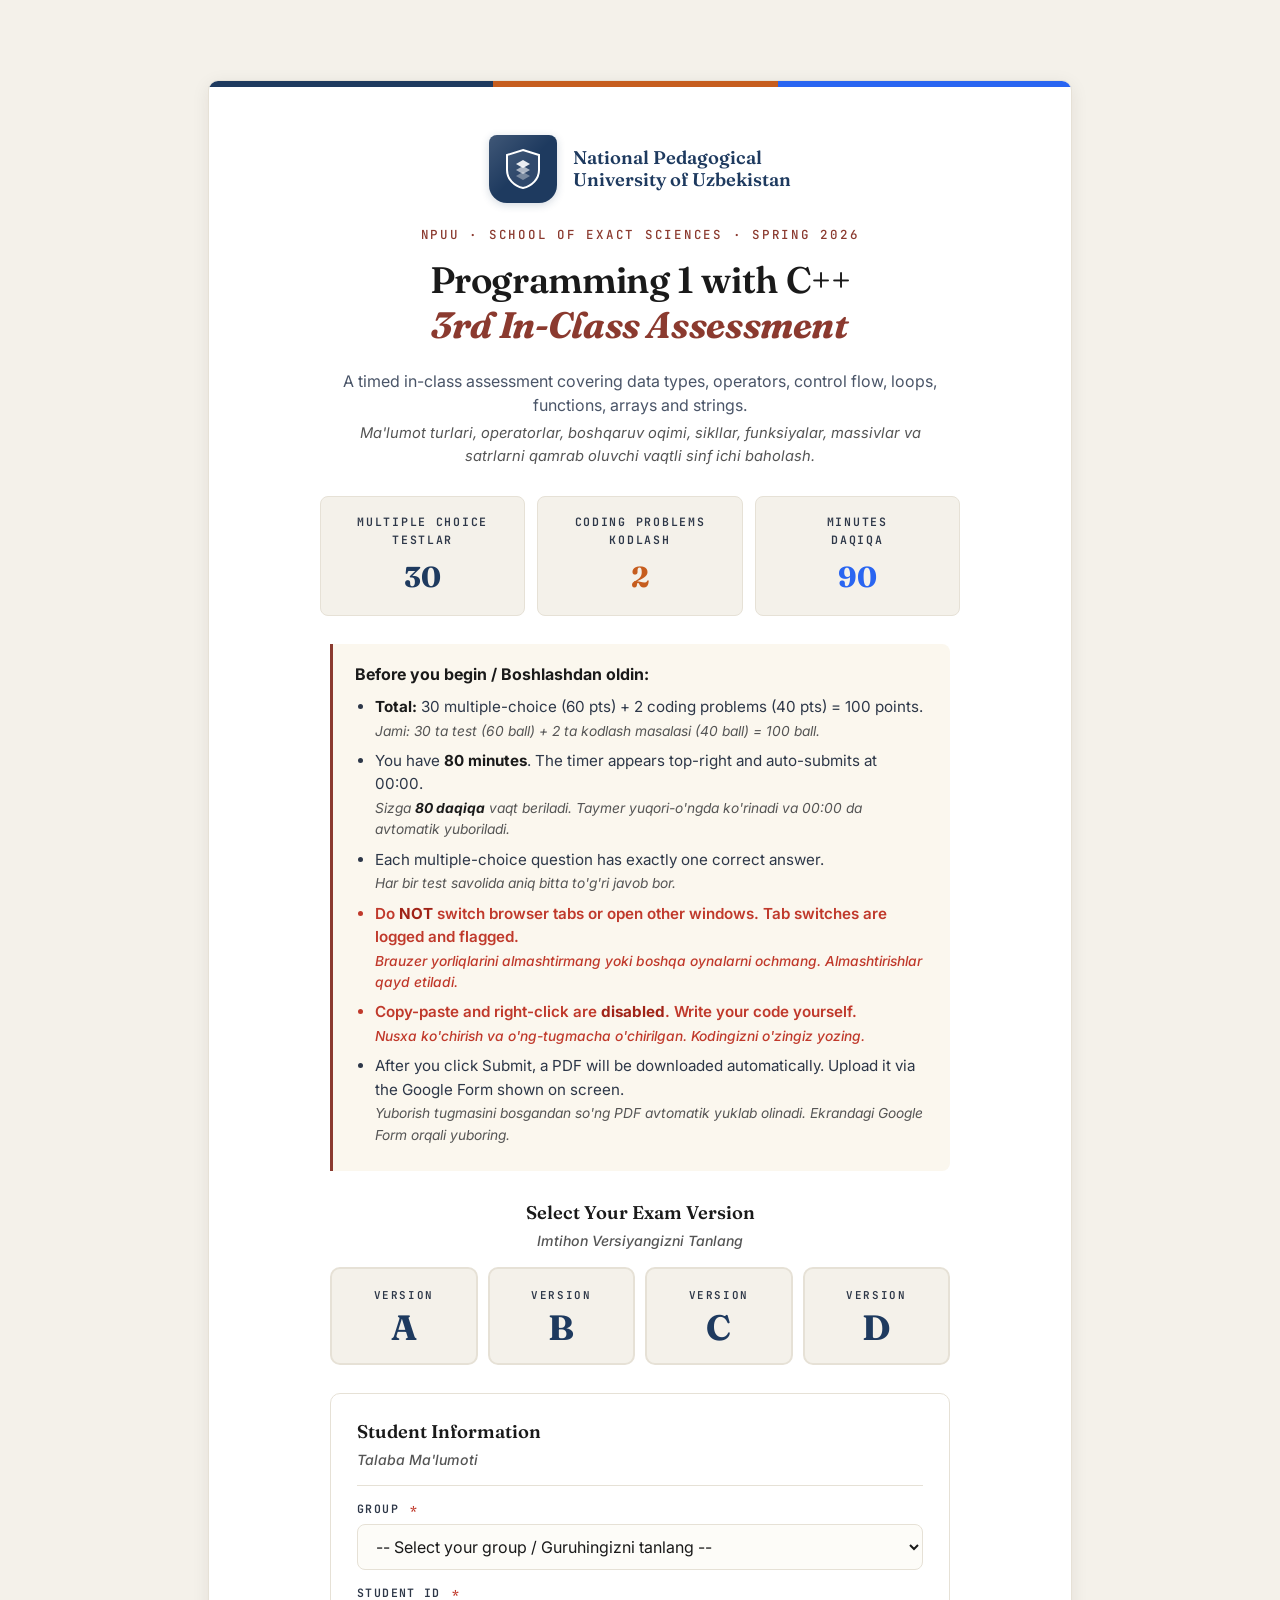
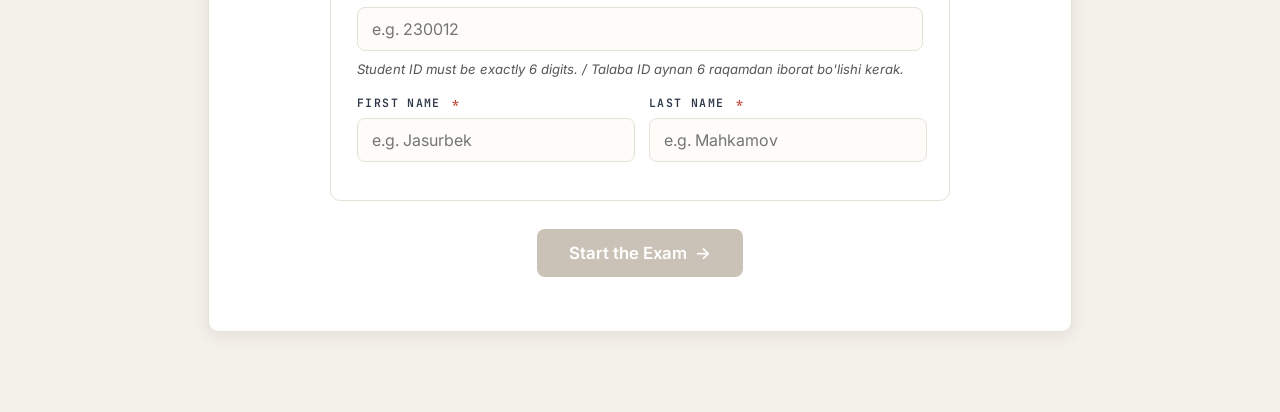
<file: index.html>
<!doctype html>
<html lang="en">
  <head>
    <meta charset="UTF-8" />
    <meta name="viewport" content="width=device-width, initial-scale=1.0" />
    <title>Programming 1 with C++ — 3rd In-Class Assessment — NPUU</title>
    <link rel="preconnect" href="https://fonts.googleapis.com" />
    <link rel="preconnect" href="https://fonts.gstatic.com" crossorigin />
    <link
      href="https://fonts.googleapis.com/css2?family=Fraunces:wght@500;600;700&family=Inter:wght@400;500;600;700&family=JetBrains+Mono:wght@400;500&display=swap"
      rel="stylesheet"
    />
    <link rel="stylesheet" href="css/styles.css" />
  </head>
  <body>
    <div class="wrap">
      <section id="welcome">
        <!-- NPUU Logo Block -->
        <div class="logo-block">
          <div class="logo-shield">
            <svg
              viewBox="0 0 42 42"
              fill="none"
              xmlns="http://www.w3.org/2000/svg"
            >
              <path
                d="M21 2 L37 7 L37 22 C37 31 30 38 21 40 C12 38 5 31 5 22 L5 7 Z"
                stroke="white"
                stroke-width="2"
                fill="rgba(255,255,255,0.08)"
              />
              <path
                d="M14 16 L21 12 L28 16 L21 20 Z"
                fill="white"
                opacity="0.9"
              />
              <path
                d="M14 22 L21 18 L28 22 L21 26 Z"
                fill="white"
                opacity="0.6"
              />
              <path
                d="M14 28 L21 24 L28 28 L21 32 Z"
                fill="white"
                opacity="0.35"
              />
            </svg>
          </div>
          <div class="logo-text">
            <div class="ln1">National Pedagogical</div>
            <div class="ln2">University of Uzbekistan</div>
          </div>
        </div>

        <div class="eyebrow">NPUU · School of Exact Sciences · Spring 2026</div>
        <h1>Programming 1 with C++<br /><em>3rd In-Class Assessment</em></h1>

        <p class="lead">
          A timed in-class assessment covering data types, operators, control
          flow, loops, functions, arrays and strings.
          <span class="uz"
            >Ma'lumot turlari, operatorlar, boshqaruv oqimi, sikllar,
            funksiyalar, massivlar va satrlarni qamrab oluvchi vaqtli sinf ichi
            baholash.</span
          >
        </p>

        <div class="meta-grid">
          <div class="meta-item m1">
            <div class="k">Multiple Choice<br />Testlar</div>
            <div class="v">30</div>
          </div>
          <div class="meta-item m2">
            <div class="k">Coding Problems<br />Kodlash</div>
            <div class="v">2</div>
          </div>
          <div class="meta-item m3">
            <div class="k">Minutes<br />Daqiqa</div>
            <div class="v">90</div>
          </div>
        </div>

        <div class="rules">
          <strong>Before you begin / Boshlashdan oldin:</strong>
          <ul>
            <li>
              <b>Total:</b> 30 multiple-choice (60 pts) + 2 coding problems (40
              pts) = 100 points.
              <span class="uz"
                >Jami: 30 ta test (60 ball) + 2 ta kodlash masalasi (40 ball) =
                100 ball.</span
              >
            </li>
            <li>
              You have <b>80 minutes</b>. The timer appears top-right and
              auto-submits at 00:00.
              <span class="uz"
                >Sizga <b>80 daqiqa</b> vaqt beriladi. Taymer yuqori-o'ngda
                ko'rinadi va 00:00 da avtomatik yuboriladi.</span
              >
            </li>
            <li>
              Each multiple-choice question has exactly one correct answer.
              <span class="uz"
                >Har bir test savolida aniq bitta to'g'ri javob bor.</span
              >
            </li>
            <li class="rule-critical">
              Do <b>NOT</b> switch browser tabs or open other windows. Tab
              switches are logged and flagged.
              <span class="uz"
                >Brauzer yorliqlarini almashtirmang yoki boshqa oynalarni
                ochmang. Almashtirishlar qayd etiladi.</span
              >
            </li>
            <li class="rule-critical">
              Copy-paste and right-click are <b>disabled</b>. Write your code
              yourself.
              <span class="uz"
                >Nusxa ko'chirish va o'ng-tugmacha o'chirilgan. Kodingizni
                o'zingiz yozing.</span
              >
            </li>
            <li>
              After you click Submit, a PDF will be downloaded automatically.
              Upload it via the Google Form shown on screen.
              <span class="uz"
                >Yuborish tugmasini bosgandan so'ng PDF avtomatik yuklab
                olinadi. Ekrandagi Google Form orqali yuboring.</span
              >
            </li>
          </ul>
        </div>

        <!-- Version Selection -->
        <div class="version-section">
          <h3>
            Select Your Exam Version
            <span class="uz">Imtihon Versiyangizni Tanlang</span>
          </h3>
          <div class="version-grid">
            <div class="version-card" data-version="A">
              <div class="v-label">Version</div>
              <div class="v-letter">A</div>
            </div>
            <div class="version-card" data-version="B">
              <div class="v-label">Version</div>
              <div class="v-letter">B</div>
            </div>
            <div class="version-card" data-version="C">
              <div class="v-label">Version</div>
              <div class="v-letter">C</div>
            </div>
            <div class="version-card" data-version="D">
              <div class="v-label">Version</div>
              <div class="v-letter">D</div>
            </div>
          </div>
        </div>

        <!-- Student Info Form -->
        <div class="info-form">
          <h3>
            Student Information
            <span class="uz">Talaba Ma'lumoti</span>
          </h3>
          <hr />

          <div class="form-row">
            <label>Group <span class="req">*</span></label>
            <select id="studentGroup">
              <option value="">
                -- Select your group / Guruhingizni tanlang --
              </option>
              <option value="FAR1">FAR1</option>
              <option value="FAR2">FAR2</option>
              <option value="FM4">FM4</option>
              <option value="FM5">FM5</option>
              <option value="FIT5">FIT5</option>
            </select>
          </div>

          <div class="form-row">
            <label>Student ID <span class="req">*</span></label>
            <input
              type="text"
              id="studentId"
              placeholder="e.g. 230012"
              maxlength="6"
              inputmode="numeric"
              autocomplete="off"
            />
            <div class="hint" id="idHint">
              Student ID must be exactly 6 digits. / Talaba ID aynan 6 raqamdan
              iborat bo'lishi kerak.
            </div>
          </div>

          <div class="form-two">
            <div class="form-row">
              <label>First Name <span class="req">*</span></label>
              <input
                type="text"
                id="studentFirstName"
                placeholder="e.g. Jasurbek"
                autocomplete="off"
              />
            </div>
            <div class="form-row">
              <label>Last Name <span class="req">*</span></label>
              <input
                type="text"
                id="studentLastName"
                placeholder="e.g. Mahkamov"
                autocomplete="off"
              />
            </div>
          </div>
        </div>

        <button id="startBtn" class="btn" type="button" disabled>
          Start the Exam &nbsp;→
        </button>
      </section>
    </div>

    <!-- Modal popup -->
    <div id="modal" class="modal-overlay" role="dialog" aria-modal="true">
      <div class="modal" id="modal-box">
        <div class="modal-body">
          <div class="modal-icon" id="modal-icon">!</div>
          <h3 id="modal-title">
            Title
            <span class="uz" id="modal-title-uz">Sarlavha</span>
          </h3>
          <p id="modal-text">Message</p>
          <div
            class="progress-info"
            id="modal-progress"
            style="display: none"
          ></div>
        </div>
        <div class="modal-footer">
          <button id="modal-cancel" class="modal-btn secondary" type="button">
            Cancel
          </button>
          <button id="modal-ok" class="modal-btn primary" type="button">
            OK
          </button>
        </div>
      </div>
    </div>

    <!-- Load scripts -->
    <script src="js/questions/question-bank.js"></script>
    <script src="js/questions/version-a.js"></script>
    <script src="js/questions/version-b.js"></script>
    <script src="js/questions/version-c.js"></script>
    <script src="js/questions/version-d.js"></script>
    <script src="js/app.js"></script>
  </body>
</html>
</file>
<file: css/styles.css>
/* =============================================================
   C++ Homework Assignment — Shared Styles
   Academic/editorial theme for NPUU
   ============================================================= */

:root{
  --bg:          #f4f1ea;
  --bg-panel:    #ffffff;
  --ink:         #1a1a1a;
  --ink-strong:  #2d3748;
  --ink-soft:    #4a5568;        /* darker than before */
  --ink-medium:  #555555;         /* for dark-but-not-black body text */
  --ink-faint:   #718096;
  --line:        #e6e1d6;
  --accent:      #8b3a2f;
  --accent-dark: #6b2a22;
  --c1:          #1e3a5f;
  --c2:          #c65d1e;
  --c3:          #2965f1;
  --c4:          #0f8c93;
  --danger:      #c0392b;
  --danger-dark: #a02317;
  --danger-bg:   #fce8e6;
  --correct:     #2d7a3a;
  --correct-bg:  #e8f3ea;
  --wrong:       #b3261e;
  --wrong-bg:    #fbe9e7;
  --warn:        #c14a1a;
  --code-light:  #e8f1f8;         /* student code box */
  --code-light2: #fff4e6;         /* reference solution box */
  --radius:      10px;
  --shadow-sm:   0 1px 2px rgba(0,0,0,.05);
  --shadow-md:   0 4px 18px rgba(40,30,20,.08);
}

*,*::before,*::after{box-sizing:border-box;margin:0;padding:0}
html,body{
  background:var(--bg);
  color:var(--ink-strong);
  font-family:'Inter',system-ui,-apple-system,sans-serif;
  line-height:1.55;
  -webkit-font-smoothing:antialiased;
}

body{
  background-image:
    radial-gradient(circle at 20% 10%, rgba(30,58,95,.05), transparent 40%),
    radial-gradient(circle at 80% 90%, rgba(198,93,30,.05), transparent 45%),
    var(--bg);
  min-height:100vh;
  user-select:none;
  -webkit-user-select:none;
  -moz-user-select:none;
}

input[type="text"], textarea, select {
  user-select:text !important;
  -webkit-user-select:text !important;
}

.wrap{max-width:920px;margin:0 auto;padding:40px 28px 80px}

/* ---------- Welcome screen ---------- */
#welcome{
  background:var(--bg-panel);
  border:1px solid var(--line);
  border-radius:var(--radius);
  padding:54px 40px;
  margin-top:40px;
  box-shadow:var(--shadow-md);
  text-align:center;
  position:relative;
  overflow:hidden;
}
#welcome::before{
  content:"";
  position:absolute;inset:0 0 auto 0;height:6px;
  background:linear-gradient(90deg,var(--c1) 0 33%,var(--c2) 33% 66%,var(--c3) 66% 100%);
}

/* ---------- NPUU logo block ---------- */
.logo-block{
  display:flex;align-items:center;justify-content:center;
  gap:16px;margin-bottom:22px;flex-wrap:wrap;
}
.logo-shield{
  width:68px;height:68px;flex-shrink:0;
  background:var(--c1);
  border-radius:8px 8px 18px 18px;
  position:relative;
  display:flex;align-items:center;justify-content:center;
  box-shadow:0 2px 8px rgba(30,58,95,.2);
}
.logo-shield::before{
  content:"";position:absolute;inset:0;
  border-radius:8px 8px 18px 18px;
  background:linear-gradient(135deg, rgba(255,255,255,.15) 0%, transparent 50%);
}
.logo-shield svg{
  width:42px;height:42px;position:relative;z-index:1;
}
.logo-text{text-align:left;line-height:1.2}
.logo-text .ln1{font-family:'Fraunces',serif;font-weight:600;font-size:1.15rem;color:var(--c1)}
.logo-text .ln2{font-family:'Fraunces',serif;font-weight:600;font-size:1.15rem;color:var(--c1)}

.eyebrow{
  font-family:'JetBrains Mono',monospace;
  font-size:.78rem;letter-spacing:.22em;text-transform:uppercase;
  color:var(--accent);margin-bottom:14px;font-weight:500;
}

#welcome h1{
  font-family:'Fraunces',serif;font-weight:600;
  font-size:clamp(1.6rem,4vw,2.3rem);
  line-height:1.2;letter-spacing:-.01em;margin-bottom:22px;
  color:var(--ink);
}
#welcome h1 em{color:var(--accent);font-style:italic;font-weight:700}

.lead{
  max-width:620px;margin:0 auto 28px;
  color:var(--ink-soft);font-size:1rem;
}
.lead .uz{display:block;margin-top:4px;font-style:italic;color:var(--ink-medium);font-size:.92rem}

/* ---------- Meta grid (stat cards) - DARK TEXT ---------- */
.meta-grid{
  display:grid;grid-template-columns:repeat(3,1fr);gap:12px;
  max-width:640px;margin:0 auto 28px;
}
.meta-item{
  background:var(--bg);
  border:1px solid var(--line);
  border-radius:8px;
  padding:16px 10px;
  text-align:center;
}
.meta-item .k{
  font-family:'JetBrains Mono',monospace;
  font-size:.72rem;
  letter-spacing:.15em;
  text-transform:uppercase;
  color:var(--ink-strong);        /* DARK text */
  font-weight:600;
  margin-bottom:6px;
}
.meta-item .v{
  font-family:'Fraunces',serif;
  font-weight:700;
  font-size:1.8rem;
  color:var(--ink);               /* DARKEST text */
}
.meta-item.m1 .v{color:var(--c1)}
.meta-item.m2 .v{color:var(--c2)}
.meta-item.m3 .v{color:var(--c3)}

/* ---------- Rules box - DARK TEXT, RED for critical ---------- */
.rules{
  text-align:left;
  max-width:620px;
  margin:0 auto 28px;
  background:#fbf7ee;
  border-left:3px solid var(--accent);
  padding:18px 22px;
  border-radius:0 8px 8px 0;
  font-size:.95rem;
  color:var(--ink-strong);        /* DARK body text */
}
.rules strong{
  color:var(--ink);               /* DARKEST */
  font-size:1rem;
  display:block;
  margin-bottom:8px;
}
.rules ul{margin-top:6px;padding-left:20px}
.rules li{margin:7px 0;color:var(--ink-strong)}
.rules li b{color:var(--ink);font-weight:700}
.rules li .uz{
  display:block;
  color:var(--ink-medium);
  font-style:italic;
  font-size:.86rem;
  margin-top:2px;
}
.rules li.rule-critical{
  color:var(--danger);            /* RED for tab-switching and copy-paste rules */
  font-weight:600;
}
.rules li.rule-critical b{color:var(--danger-dark)}
.rules li.rule-critical .uz{color:var(--danger);font-style:italic;font-weight:500}

/* ---------- Version selection ---------- */
.version-section{
  max-width:620px;margin:24px auto 28px;
}
.version-section h3{
  font-family:'Fraunces',serif;
  font-weight:600;
  font-size:1.15rem;
  text-align:center;
  color:var(--ink);
  margin-bottom:4px;
}
.version-section h3 .uz{
  display:block;
  font-family:'Inter',sans-serif;
  font-weight:500;
  font-style:italic;
  color:var(--ink-medium);
  font-size:.88rem;
  margin-top:2px;
}
.version-grid{
  display:grid;
  grid-template-columns:repeat(4,1fr);
  gap:10px;
  margin-top:16px;
}
.version-card{
  background:var(--bg);
  border:2px solid var(--line);
  border-radius:10px;
  padding:18px 10px;
  text-align:center;
  cursor:pointer;
  transition:all .15s ease;
  user-select:none;
}
.version-card:hover{
  background:#fff;
  border-color:var(--accent);
  transform:translateY(-1px);
}
.version-card.selected{
  background:#fff;
  border-color:var(--accent);
  box-shadow:0 4px 12px rgba(139,58,47,.2);
}
.version-card .v-label{
  font-family:'JetBrains Mono',monospace;
  font-size:.68rem;
  letter-spacing:.15em;
  color:var(--ink-strong);
  text-transform:uppercase;
  margin-bottom:6px;
  font-weight:600;
}
.version-card .v-letter{
  font-family:'Fraunces',serif;
  font-weight:700;
  font-size:2.2rem;
  color:var(--c1);
  line-height:1;
}
.version-card.selected .v-letter{color:var(--accent)}
.version-card .v-desc{
  font-size:.72rem;
  color:var(--ink-medium);
  margin-top:6px;
  font-style:italic;
}

/* ---------- Student info form ---------- */
.info-form{
  text-align:left;
  max-width:620px;
  margin:0 auto 28px;
  background:#fff;
  border:1px solid var(--line);
  border-radius:var(--radius);
  padding:24px 26px;
}
.info-form h3{
  font-family:'Fraunces',serif;
  font-weight:600;
  font-size:1.15rem;
  margin-bottom:4px;
  color:var(--ink);
}
.info-form h3 .uz{
  display:block;
  font-family:'Inter',sans-serif;
  font-weight:500;
  font-style:italic;
  color:var(--ink-medium);
  font-size:.88rem;
  margin-top:2px;
}
.info-form hr{border:none;border-top:1px solid var(--line);margin:14px 0}

.form-row{display:flex;flex-direction:column;gap:6px;margin-bottom:14px}
.form-row label{
  font-family:'JetBrains Mono',monospace;
  font-size:.72rem;
  letter-spacing:.12em;
  text-transform:uppercase;
  color:var(--ink-strong);
  font-weight:600;
}
.form-row label .req{color:var(--danger);margin-left:3px}
.form-row input, .form-row select{
  font-family:'Inter',sans-serif;
  font-size:1rem;
  padding:11px 14px;
  border:1.5px solid var(--line);
  border-radius:8px;
  background:#fdfcf8;
  color:var(--ink);
  transition:border-color .15s ease;
}
.form-row input:focus, .form-row select:focus{
  outline:none;
  border-color:var(--accent);
  background:#fff;
}
.form-row .hint{
  font-size:.82rem;
  color:var(--ink-medium);
  font-style:italic;
  margin-top:2px;
}
.form-two{display:grid;grid-template-columns:1fr 1fr;gap:14px}

/* ---------- Button ---------- */
.btn{
  display:inline-flex;align-items:center;gap:10px;
  font-family:'Inter',sans-serif;
  font-size:1.05rem;
  font-weight:600;
  background:var(--accent);
  color:#fff;
  border:none;
  padding:14px 32px;
  border-radius:8px;
  cursor:pointer;
  transition:transform .15s ease, background .2s ease, box-shadow .2s ease;
  box-shadow:0 2px 0 var(--accent-dark);
}
.btn:hover:not(:disabled){
  background:var(--accent-dark);
  transform:translateY(-1px);
  box-shadow:0 4px 0 var(--accent-dark);
}
.btn:active:not(:disabled){
  transform:translateY(1px);
  box-shadow:0 1px 0 var(--accent-dark);
}
.btn:disabled{
  background:#b5a99a;
  cursor:not-allowed;
  box-shadow:none;
  transform:none;
  opacity:.7;
}

/* ---------- Timer ---------- */
#timer{
  position:fixed;top:16px;right:16px;z-index:1000;
  display:none;
  background:var(--ink);color:#fff;
  font-family:'JetBrains Mono',monospace;font-weight:600;
  font-size:1.55rem;padding:14px 22px;border-radius:10px;
  box-shadow:0 4px 18px rgba(0,0,0,.3);
  min-width:200px;text-align:center;
  border:2px solid var(--ink);
  line-height:1.1;
}
#timer .tlabel{
  display:block;font-size:.72rem;
  letter-spacing:.22em;opacity:.75;
  margin-bottom:6px;text-transform:uppercase;
  font-weight:500;
}
#timer.warning{background:var(--warn);border-color:var(--warn);animation:pulse 1.2s ease-in-out infinite}
#timer.danger{background:var(--wrong);border-color:var(--wrong);animation:pulse .8s ease-in-out infinite}
@keyframes pulse{0%,100%{opacity:1}50%{opacity:.72}}

#tabcount{
  position:fixed;top:16px;left:16px;z-index:1000;display:none;
  background:var(--ink);color:#fff;
  font-family:'JetBrains Mono',monospace;
  font-size:1.15rem;
  font-weight:500;
  padding:14px 20px;
  border-radius:10px;
  opacity:.95;
  box-shadow:0 4px 14px rgba(0,0,0,.25);
  min-width:180px;
  text-align:center;
  line-height:1.15;
  border:2px solid var(--ink);
}
#tabcount .tclabel{
  display:block;font-size:.7rem;
  letter-spacing:.22em;opacity:.75;
  margin-bottom:6px;text-transform:uppercase;
  font-weight:500;
}
#tabcount.flagged{background:var(--wrong);border-color:var(--wrong);opacity:1}
#tabcount b{color:#ffd700;font-size:1.45rem;font-weight:700}

/* ---------- Test page ---------- */
.test-header{
  border-bottom:1px solid var(--line);
  padding-top:10px;
  padding-bottom:20px;
  margin-bottom:28px;
}

/* Exam title bar: title on left, big version badge on right */
.exam-title-bar{
  display:flex;
  align-items:center;
  justify-content:space-between;
  gap:18px;
  flex-wrap:wrap;
  margin-bottom:18px;
  padding:0 210px;    /* clear the floating widgets at both sides */
  min-height:60px;
  padding-bottom:12px;
  border-bottom:2px solid var(--c1);
}
.exam-title-bar .exam-title{
  font-family:'Fraunces',serif;
  font-weight:600;
  font-size:1.55rem;
  color:var(--ink);
  line-height:1.1;
  margin:0;
}
.exam-title-bar .exam-subtitle{
  font-family:'JetBrains Mono',monospace;
  font-size:.75rem;
  color:var(--ink-medium);
  letter-spacing:.15em;
  text-transform:uppercase;
  margin-top:4px;
}
.version-badge-big{
  font-family:'JetBrains Mono',monospace;
  font-weight:700;
  font-size:.95rem;
  letter-spacing:.15em;
  text-transform:uppercase;
  color:#fff;
  background:linear-gradient(135deg, var(--accent) 0%, #6b2a22 100%);
  padding:12px 22px;
  border-radius:10px;
  box-shadow:0 4px 14px rgba(139,58,47,.35);
  white-space:nowrap;
}

/* 2-column info grid: student info + exam structure */
.exam-info-grid{
  display:grid;
  grid-template-columns:1fr 1fr;
  gap:18px;
  margin-bottom:20px;
}
.exam-info-card{
  background:var(--bg-panel);
  border:1px solid var(--line);
  border-left:5px solid var(--c1);
  border-radius:10px;
  padding:18px 20px;
  display:flex;
  align-items:flex-start;
  gap:16px;
  box-shadow:var(--shadow-sm);
  min-height:180px;
}
.exam-info-card .eic-icon{
  font-family:'Fraunces',serif;
  font-weight:700;
  font-size:1.6rem;
  color:#fff;
  background:var(--c1);
  width:54px;
  height:54px;
  border-radius:12px;
  display:flex;
  align-items:center;
  justify-content:center;
  flex-shrink:0;
  line-height:1;
}
.exam-info-card .eic-body{flex:1;min-width:0}
.exam-info-card .eic-label{
  font-family:'JetBrains Mono',monospace;
  font-size:.72rem;
  letter-spacing:.14em;
  text-transform:uppercase;
  color:var(--ink-strong);
  font-weight:700;
  margin-bottom:10px;
  line-height:1.3;
  padding-bottom:8px;
  border-bottom:1.5px dashed #d8d0bc;
}
/* Per-card accents */
.exam-info-card.card-student{border-left-color:var(--c1)}
.exam-info-card.card-student .eic-icon{background:var(--c1);font-size:1.5rem}
.exam-info-card.card-points{border-left-color:var(--c2)}
.exam-info-card.card-points .eic-icon{background:var(--c2)}

/* Student info rows */
.student-rows{display:flex;flex-direction:column;gap:6px}
.sr-row{
  display:flex;
  align-items:baseline;
  gap:10px;
  padding:4px 0;
  font-size:.95rem;
  border-bottom:1px dotted #e6dfcc;
}
.sr-row:last-child{border-bottom:none}
.sr-label{
  font-family:'JetBrains Mono',monospace;
  font-size:.78rem;
  color:var(--ink-medium);
  font-weight:500;
  flex-shrink:0;
  min-width:140px;
}
.sr-val{
  font-family:'Fraunces',serif;
  font-weight:700;
  color:var(--ink);
  font-size:1.05rem;
  flex:1;
  text-align:right;
}

/* Points rows: "30 Tests × 2 pts = 60 points" */
.points-rows{display:flex;flex-direction:column;gap:4px}
.points-row{
  display:grid;
  grid-template-columns:1fr auto auto;
  gap:10px;
  align-items:baseline;
  padding:6px 0;
  border-bottom:1px dotted #e6dfcc;
  font-size:.95rem;
}
.points-row:last-child{border-bottom:none}
.points-row .pr-left{
  font-family:'Inter',sans-serif;
  color:var(--ink-strong);
  font-weight:500;
}
.points-row .pr-eq{
  font-family:'JetBrains Mono',monospace;
  color:var(--ink-medium);
  font-weight:500;
}
.points-row .pr-right{
  font-family:'Fraunces',serif;
  font-weight:700;
  color:var(--c2);
  font-size:1.05rem;
  text-align:right;
  min-width:80px;
}
.points-row.points-total{
  margin-top:4px;
  padding-top:10px;
  border-top:2px solid var(--c2);
  border-bottom:none;
}
.points-row.points-total .pr-left{
  font-weight:700;
  color:var(--accent);
  font-family:'JetBrains Mono',monospace;
  font-size:.85rem;
  letter-spacing:.06em;
}
.points-row.points-total .pr-right{
  color:var(--accent);
  font-size:1.3rem;
}

.progress-rail{
  margin-top:14px;
  background:var(--line);
  height:8px;border-radius:4px;
  overflow:hidden;
}
.progress-fill{
  height:100%;
  background:linear-gradient(90deg,var(--accent),var(--c2));
  width:0%;
  transition:width .25s ease;
}
.progress-text{
  font-family:'JetBrains Mono',monospace;
  font-size:.85rem;
  color:var(--ink-strong);
  font-weight:500;
  margin-top:8px;
}

.section-heading{
  margin:44px 0 18px;
  font-family:'Fraunces',serif;
  font-size:1.4rem;
  font-weight:600;
  display:flex;align-items:baseline;gap:14px;
  padding-bottom:10px;
  border-bottom:2px solid var(--c1);
  color:var(--ink);
}
.section-heading .num{
  font-family:'JetBrains Mono',monospace;
  font-size:.75rem;
  font-weight:500;
  color:var(--c1);
  letter-spacing:.15em;
}
.section-heading .uz{
  font-size:.95rem;
  font-style:italic;
  font-weight:500;
  color:var(--ink-soft);
  margin-left:auto;
}
.section-heading:first-of-type{margin-top:0}
.section-heading.s-code{border-color:var(--c2)}
.section-heading.s-code .num{color:var(--c2)}

/* ---------- Question cards ---------- */
.q-card{
  background:var(--bg-panel);
  border:1px solid var(--line);
  border-radius:var(--radius);
  padding:20px 22px;
  margin-bottom:12px;
  box-shadow:var(--shadow-sm);
}
.q-num{
  font-family:'JetBrains Mono',monospace;
  font-size:.72rem;
  font-weight:500;
  letter-spacing:.15em;
  text-transform:uppercase;
  color:var(--ink-medium);
  margin-bottom:8px;
}
.q-text{
  font-size:1rem;
  font-weight:500;
  margin-bottom:6px;
  color:var(--ink);
}
.q-text code, .q-text .code{
  font-family:'JetBrains Mono',monospace;
  background:#f0ebe0;
  padding:1px 5px;
  border-radius:3px;
  font-size:.9em;
}
.q-text-uz{
  font-size:.92rem;
  color:var(--ink-soft);
  font-style:italic;
  margin-bottom:14px;
}
.q-text-uz code, .q-text-uz .code{
  font-family:'JetBrains Mono',monospace;
  background:#f0ebe0;
  padding:1px 5px;
  border-radius:3px;
  font-size:.9em;
  font-style:normal;
}

.opt-list{display:flex;flex-direction:column;gap:8px}
.opt{
  display:flex;align-items:flex-start;gap:12px;
  padding:11px 14px;
  border:1.5px solid var(--line);
  border-radius:8px;
  cursor:pointer;
  user-select:none;
  transition:background .12s ease, border-color .12s ease;
  background:#fdfcf8;
}
.opt:hover{background:#f7f2e6;border-color:#cfc6b4}
.opt.selected{background:#fdf1d9;border-color:var(--c2)}
.opt .letter{
  font-family:'JetBrains Mono',monospace;
  font-weight:700;
  color:var(--accent);
  flex-shrink:0;
  width:18px;
  font-size:.95rem;
}
.opt .opt-content{flex:1}
.opt .opt-text{
  font-family:'JetBrains Mono',monospace;
  font-size:.92rem;
  color:var(--ink);
  word-break:break-word;
  line-height:1.4;
}
.opt .opt-text-uz{
  font-family:'Inter',sans-serif;
  font-size:.82rem;
  color:var(--ink-soft);
  font-style:italic;
  margin-top:3px;
  line-height:1.35;
}

/* ---------- Coding problem card ---------- */
.code-card{
  background:var(--bg-panel);
  border:1px solid var(--line);
  border-radius:var(--radius);
  padding:24px 26px;
  margin-bottom:20px;
  box-shadow:var(--shadow-sm);
  border-left:4px solid var(--c2);
}
.code-card .code-num{
  font-family:'JetBrains Mono',monospace;
  font-size:.75rem;
  font-weight:500;
  letter-spacing:.15em;
  text-transform:uppercase;
  color:var(--c2);
  margin-bottom:8px;
}

/* Eye-catching problem header: numbered badge + points pill */
.code-header-row{
  display:flex;
  align-items:center;
  justify-content:space-between;
  gap:14px;
  margin-bottom:14px;
  padding-bottom:14px;
  border-bottom:2px dashed #e6dfcc;
}
.code-badge{
  display:flex;
  align-items:center;
  gap:12px;
}
.code-badge .code-badge-num{
  font-family:'Fraunces',serif;
  font-weight:700;
  font-size:2rem;
  line-height:1;
  color:#fff;
  background:linear-gradient(135deg, var(--c2) 0%, #a04414 100%);
  width:54px;
  height:54px;
  border-radius:12px;
  display:flex;
  align-items:center;
  justify-content:center;
  box-shadow:0 4px 12px rgba(198,93,30,.35);
  flex-shrink:0;
}
.code-badge .code-badge-label{
  font-family:'JetBrains Mono',monospace;
  font-size:.72rem;
  letter-spacing:.18em;
  text-transform:uppercase;
  color:var(--c2);
  font-weight:700;
  line-height:1.3;
}
.code-badge .code-badge-label .uz{
  display:block;
  font-family:'Inter',sans-serif;
  font-style:italic;
  font-weight:500;
  font-size:.72rem;
  color:var(--ink-medium);
  letter-spacing:.08em;
  text-transform:none;
  margin-top:2px;
}
.code-points-pill{
  font-family:'JetBrains Mono',monospace;
  font-weight:700;
  font-size:.82rem;
  color:#fff;
  background:linear-gradient(135deg, var(--accent) 0%, #6b2a22 100%);
  padding:10px 18px;
  border-radius:22px;
  letter-spacing:.08em;
  white-space:nowrap;
  box-shadow:0 3px 10px rgba(139,58,47,.3);
}
.code-points-pill .pill-uz{
  display:inline;
  opacity:.85;
  font-style:italic;
  font-weight:500;
  margin-left:4px;
}
.code-card h3{
  font-family:'Fraunces',serif;
  font-weight:600;
  font-size:1.15rem;
  margin-bottom:4px;
  color:var(--ink);
}
.code-card h3 .uz{
  display:block;
  font-family:'Inter',sans-serif;
  font-weight:500;
  font-style:italic;
  color:var(--ink-soft);
  font-size:.92rem;
  margin-top:2px;
}
.code-card .lang-label{
  font-family:'JetBrains Mono',monospace;
  font-size:.7rem;
  letter-spacing:.15em;
  text-transform:uppercase;
  color:var(--c1);
  font-weight:600;
  margin-top:16px;
  margin-bottom:6px;
}
.code-card .lang-label.uz{color:var(--accent)}
.code-card p, .code-card ol{
  font-size:.95rem;
  line-height:1.6;
  color:var(--ink-soft);
}
.code-card ol{margin-left:20px;margin-top:4px}
.code-card ol li{margin-bottom:4px}
.code-card ol.uz{font-style:italic;color:var(--ink-medium)}
.code-card code{
  font-family:'JetBrains Mono',monospace;
  background:#f0ebe0;
  padding:1px 5px;
  border-radius:3px;
  font-size:.9em;
  font-style:normal;
}

/* ---------- Hints panel (above textarea) ---------- */
.hints-panel{
  margin-top:18px;
  background:#fbf7ee;
  border:1px solid var(--line);
  border-left:4px solid var(--c4);
  border-radius:8px;
  padding:14px 18px 14px 16px;
}
.hints-title{
  font-family:'JetBrains Mono',monospace;
  font-size:.72rem;
  letter-spacing:.18em;
  text-transform:uppercase;
  font-weight:700;
  margin-bottom:12px;
  padding-bottom:8px;
  border-bottom:1px dashed #d8d0bc;
}
.hints-title .hints-title-en{
  color:var(--c4);
  display:block;
}
.hints-title .hints-title-uz{
  color:var(--ink-medium);
  display:block;
  font-style:italic;
  font-weight:500;
  text-transform:none;
  letter-spacing:.06em;
  font-size:.78rem;
  margin-top:2px;
  font-family:'Inter',sans-serif;
}
.hint-item{
  padding:8px 0 8px 22px;
  border-bottom:1px dashed #e6dfcc;
  position:relative;
}
.hint-item:last-child{border-bottom:none;padding-bottom:2px}
.hint-item:first-child{padding-top:2px}
.hint-item::before{
  content:"→";
  position:absolute;
  left:0;
  top:8px;
  color:var(--c4);
  font-weight:700;
  font-family:'JetBrains Mono',monospace;
}
.hint-item:first-child::before{top:2px}
.hint-item .hint-en{
  font-size:.95rem;
  color:var(--ink);
  line-height:1.45;
}
.hint-item .hint-uz{
  font-size:.87rem;
  color:var(--ink-medium);
  font-style:italic;
  margin-top:3px;
  line-height:1.4;
}
.hint-item code,
.hint-item .code{
  font-family:'JetBrains Mono',monospace;
  background:#f0ebe0;
  padding:1px 5px;
  border-radius:3px;
  font-size:.88em;
}

/* ---------- Colored code editor (overlay pattern) ---------- */
.code-editor-wrap{
  position:relative;
  margin-top:14px;
  border:1.5px solid var(--line);
  border-radius:8px;
  background:#1e1e1e;
  overflow:hidden;
  min-height:340px;
}
.code-editor-wrap:focus-within{border-color:var(--c2)}

.code-editor-highlight,
.code-editor-input{
  font-family:'JetBrains Mono', 'Menlo', 'Consolas', monospace;
  font-size:.88rem;
  line-height:1.55;
  padding:14px 16px;
  margin:0;
  border:none;
  white-space:pre-wrap;
  word-wrap:break-word;
  overflow-wrap:break-word;
  tab-size:4;
  -moz-tab-size:4;
  letter-spacing:0;
}

.code-editor-highlight{
  position:absolute;
  inset:0;
  color:#e8e2d0;
  background:transparent;
  pointer-events:none;
  user-select:none;
  z-index:0;
  overflow:hidden;
  box-sizing:border-box;
  width:100%;
  height:100%;
}
/* English-language // comments: bright yellow */
.code-editor-highlight .c-en{
  color:#ffd866;
  font-weight:500;
}
/* Uzbek-language // comments: light green, italic */
.code-editor-highlight .c-uz{
  color:#8ee087;
  font-style:italic;
}

.code-editor-input{
  position:relative;
  z-index:1;
  display:block;
  width:100%;
  min-height:340px;
  background:transparent;
  color:transparent;
  caret-color:#ffffff;
  outline:none;
  resize:vertical;
  box-sizing:border-box;
}
.code-editor-input::selection{
  background:rgba(255, 217, 102, .25);
  color:transparent;
}

/* ---------- Student info box on result screen ---------- */
.student-info-box{
  max-width:520px;
  margin:22px auto 18px;
  background:#fbf7ee;
  border:1px solid var(--line);
  border-left:4px solid var(--c1);
  border-radius:8px;
  padding:18px 22px;
  text-align:left;
}
.sinfo-row{
  display:grid;
  grid-template-columns:auto 1fr;
  gap:12px 20px;
  align-items:baseline;
  padding:9px 0;
  border-bottom:1px dashed #e6dfcc;
}
.sinfo-row:last-child{border-bottom:none;padding-bottom:2px}
.sinfo-row:first-child{padding-top:2px}
.sinfo-label{
  font-family:'JetBrains Mono',monospace;
  font-size:.75rem;
  letter-spacing:.12em;
  text-transform:uppercase;
  color:var(--c1);
  font-weight:700;
  min-width:130px;
}
.sinfo-label .sinfo-uz{
  display:block;
  font-family:'Inter',sans-serif;
  font-weight:600;
  font-style:italic;
  font-size:.72rem;
  color:var(--ink-strong);
  letter-spacing:0;
  text-transform:none;
  margin-top:2px;
}
/* Reuse sinfo-uz for stat labels too (on summary stats) */
.stat-item .stat-label .sinfo-uz{
  display:block;
  font-family:'Inter',sans-serif;
  font-weight:600;
  font-style:italic;
  font-size:.68rem;
  color:var(--ink-strong);
  letter-spacing:0;
  text-transform:none;
  margin-top:2px;
}
.sinfo-value{
  font-family:'Fraunces',serif;
  font-weight:600;
  font-size:1.15rem;
  color:var(--ink);
  text-align:right;
}

/* ---------- Submit bar ---------- */
.submit-bar{
  margin-top:36px;
  padding:24px;
  background:var(--bg-panel);
  border:1px solid var(--line);
  border-radius:var(--radius);
  display:flex;
  flex-direction:column;
  align-items:center;
  gap:14px;
  text-align:center;
}
.submit-bar .status{
  font-family:'JetBrains Mono',monospace;
  font-size:.85rem;
  color:var(--ink-soft);
}
.submit-bar .status b{color:var(--ink)}
.submit-bar .status .uz{
  display:block;
  font-style:italic;
  font-size:.78rem;
  color:var(--ink-medium);
  margin-top:2px;
  font-family:'Inter',sans-serif;
}

/* ---------- Modal ---------- */
.modal-overlay{
  position:fixed;inset:0;z-index:2000;
  background:rgba(20,15,10,.55);
  display:none;
  align-items:center;justify-content:center;
  padding:20px;
  backdrop-filter:blur(3px);
  -webkit-backdrop-filter:blur(3px);
}
.modal-overlay.show{display:flex;animation:fadeIn .18s ease}
@keyframes fadeIn{from{opacity:0}to{opacity:1}}

.modal{
  background:var(--bg-panel);
  border:1px solid var(--line);
  border-radius:var(--radius);
  max-width:480px;width:100%;
  padding:0;
  box-shadow:0 20px 60px rgba(0,0,0,.35);
  overflow:hidden;
  position:relative;
  animation:pop .22s cubic-bezier(.2,.9,.3,1.2);
}
@keyframes pop{from{transform:scale(.92);opacity:0}to{transform:scale(1);opacity:1}}
.modal::before{
  content:"";position:absolute;inset:0 0 auto 0;height:5px;
  background:var(--wrong);
}
.modal.success::before{background:var(--correct)}
.modal.info::before{background:var(--c1)}

.modal-body{padding:34px 30px 22px;text-align:center}
.modal-icon{
  width:56px;height:56px;border-radius:50%;
  background:var(--wrong-bg);color:var(--wrong);
  display:flex;align-items:center;justify-content:center;
  margin:0 auto 16px;font-size:1.8rem;font-weight:700;
  border:2px solid var(--wrong);
}
.modal.success .modal-icon{background:var(--correct-bg);color:var(--correct);border-color:var(--correct)}
.modal.info .modal-icon{background:#e9eef6;color:var(--c1);border-color:var(--c1)}

.modal h3{
  font-family:'Fraunces',serif;font-weight:600;font-size:1.25rem;
  margin-bottom:6px;color:var(--ink);
}
.modal h3 .uz{
  display:block;
  font-family:'Inter',sans-serif;font-weight:500;font-style:italic;
  font-size:.95rem;color:var(--ink-medium);margin-top:2px;
}
.modal p{color:var(--ink-soft);font-size:.98rem;line-height:1.55;margin-top:10px}
.modal p .uz{display:block;font-style:italic;color:var(--ink-medium);font-size:.9rem;margin-top:4px}
.modal p b{color:var(--ink)}
.modal .progress-info{
  background:#fbf7ee;
  border-left:3px solid var(--c2);
  padding:10px 14px;
  border-radius:0 6px 6px 0;
  margin-top:14px;
  font-size:.92rem;
  text-align:left;
}

.modal-footer{
  padding:16px 24px 22px;
  display:flex;justify-content:center;gap:10px;
  border-top:1px solid var(--line);
  background:#fbf7ee;
}
.modal-btn{
  display:inline-flex;align-items:center;justify-content:center;
  font-family:'Inter',sans-serif;
  font-weight:600;font-size:.98rem;
  border:none;padding:10px 28px;
  border-radius:8px;cursor:pointer;
  min-width:110px;
  transition:background .2s ease, transform .15s ease;
}
.modal-btn.primary{
  background:var(--accent);color:#fff;
  box-shadow:0 2px 0 var(--accent-dark);
}
.modal-btn.primary:hover{background:var(--accent-dark);transform:translateY(-1px)}
.modal-btn.secondary{
  background:#e6e1d6;color:var(--ink);
}
.modal-btn.secondary:hover{background:#d7d0c0}

/* ---------- Report screen / scorecard ---------- */
#scorecard{
  display:none;
  background:var(--bg-panel);
  border:1px solid var(--line);
  border-radius:var(--radius);
  padding:36px 30px;
  margin-bottom:32px;
  text-align:center;
  box-shadow:var(--shadow-md);
  position:relative;overflow:hidden;
}
#scorecard::before{
  content:"";position:absolute;inset:0 0 auto 0;height:5px;
  background:linear-gradient(90deg,var(--c1),var(--c2),var(--c3));
}
#scorecard h2{
  font-family:'Fraunces',serif;font-weight:600;font-size:1.6rem;margin-bottom:4px;color:var(--ink);
}
#scorecard h2 .uz{
  display:block;font-size:1rem;font-weight:500;font-style:italic;color:var(--ink-soft);margin-top:2px;
}
#scorecard .score-eyebrow{
  font-family:'JetBrains Mono',monospace;
  font-size:.78rem;letter-spacing:.2em;
  color:var(--ink-strong);text-transform:uppercase;margin-bottom:10px;
  font-weight:700;
}
.big-score{
  font-family:'Fraunces',serif;
  font-size:4rem;font-weight:600;
  color:var(--accent);line-height:1;margin:18px 0 4px;
}
.big-score .total{color:var(--ink-medium);font-weight:500}
.score-percent{font-family:'JetBrains Mono',monospace;color:var(--ink-soft);font-size:.95rem;margin-bottom:18px}
.timeup{margin-top:14px;color:var(--wrong);font-weight:600;font-size:.95rem}

/* Success confirmation (no score shown to students) */
.success-check{
  width:72px;height:72px;border-radius:50%;
  background:#e8f5ea;color:#2d7a3a;
  display:flex;align-items:center;justify-content:center;
  margin:0 auto 18px;font-size:2.5rem;font-weight:700;
  border:3px solid #2d7a3a;
}

/* Pending submission banner — prominent warning to remind student about Google Form step */
.pending-banner{
  max-width:640px;
  margin:0 auto 24px;
  background:linear-gradient(135deg, #fff4e6 0%, #ffe7d1 100%);
  border:2px solid #d67a3b;
  border-left:6px solid var(--c2);
  border-radius:12px;
  padding:22px 26px;
  box-shadow:0 4px 14px rgba(198,93,30,.18);
  text-align:left;
}
.pending-banner::before{
  content:"!";
  display:inline-block;
  background:var(--c2);
  color:#fff;
  width:30px;
  height:30px;
  border-radius:50%;
  font-family:'Fraunces',serif;
  font-weight:700;
  font-size:1.1rem;
  text-align:center;
  line-height:30px;
  margin-right:10px;
  vertical-align:middle;
}
.pending-banner .pending-title{
  font-family:'Fraunces',serif;
  font-weight:700;
  font-size:1.15rem;
  color:#6b2a22;
  display:inline;
  vertical-align:middle;
}
.pending-banner .pending-title-uz{
  display:block;
  font-family:'Inter',sans-serif;
  font-weight:600;
  font-style:italic;
  font-size:.95rem;
  color:#8b3a2f;
  margin-top:6px;
  margin-left:40px;
}
.pending-banner .pending-message{
  font-size:.98rem;
  color:#3a2315;
  line-height:1.55;
  margin-top:10px;
  font-weight:500;
}
.pending-banner .pending-message-uz{
  font-size:.9rem;
  font-style:italic;
  color:#5a3322;
  line-height:1.5;
  margin-top:6px;
  font-weight:500;
}

.submit-confirm{
  max-width:540px;margin:22px auto 24px;
}
.submit-confirm .confirm-main{
  font-family:'Fraunces',serif;
  font-size:1.25rem;font-weight:700;
  color:var(--ink);
  margin-bottom:12px;line-height:1.4;
}
.submit-confirm .confirm-main .uz{
  display:block;
  font-family:'Inter',sans-serif;
  font-weight:600;font-style:italic;font-size:1rem;
  color:var(--ink-strong);margin-top:4px;
}
.submit-confirm .confirm-sub{
  font-size:1rem;color:var(--ink-strong);line-height:1.55;
  font-weight:500;
}
.submit-confirm .confirm-sub .uz{
  display:block;font-style:italic;color:var(--ink-medium);
  font-size:.92rem;margin-top:4px;font-weight:500;
}
.summary-stats{
  display:grid;grid-template-columns:repeat(2,1fr);gap:14px;
  max-width:480px;margin:22px auto 18px;
}
.stat-item{
  background:var(--bg-panel);
  border:1px solid var(--line);
  border-left:4px solid var(--c1);
  border-radius:8px;
  padding:14px 12px;
  text-align:center;
  box-shadow:var(--shadow-sm);
}
.stat-item.stat-warn{
  background:#fbe9e7;
  border-color:var(--wrong);
  border-left-color:var(--wrong);
}
.stat-item .stat-label{
  font-family:'JetBrains Mono',monospace;
  font-size:.72rem;letter-spacing:.12em;
  text-transform:uppercase;
  color:var(--ink-strong);
  font-weight:700;margin-bottom:6px;
}
.stat-item.stat-warn .stat-label{color:#8c1f13}
.stat-item .stat-value{
  font-family:'Fraunces',serif;
  font-size:1.75rem;font-weight:700;
  color:var(--ink);
}
.stat-item.stat-warn .stat-value{color:var(--wrong)}
.grading-note{
  font-size:.98rem;color:var(--ink-strong);line-height:1.55;
  margin-top:14px;
  font-weight:500;
}
.grading-note .uz{
  display:block;font-style:italic;color:var(--ink-medium);
  font-size:.9rem;margin-top:3px;font-weight:500;
}

.submission-card{
  background:var(--bg-panel);
  border:1px solid var(--line);
  border-radius:var(--radius);
  padding:28px;
  text-align:center;
  box-shadow:var(--shadow-sm);
  border-left:4px solid var(--c2);
}
.submission-card h3{font-family:'Fraunces',serif;font-weight:700;font-size:1.35rem;margin-bottom:4px;color:var(--c1)}
.submission-card h3 .uz{display:block;font-family:'Inter',sans-serif;font-weight:600;font-style:italic;color:var(--ink-strong);font-size:1rem;margin-top:2px}
.submission-card .score-eyebrow{
  font-family:'JetBrains Mono',monospace;
  font-size:.78rem;letter-spacing:.2em;
  color:var(--ink-strong);text-transform:uppercase;
  font-weight:700;
}
.submission-card .steps{
  text-align:left;max-width:560px;margin:20px auto;
  background:#fbf7ee;border-left:4px solid var(--c2);
  padding:16px 22px;border-radius:0 8px 8px 0;
}
.submission-card .steps ol{padding-left:20px}
.submission-card .steps ol li{margin:10px 0;font-size:1rem;color:var(--ink-strong);line-height:1.5;font-weight:500}
.submission-card .steps ol li b{color:var(--ink);font-weight:700}
.submission-card .steps ol li .uz{display:block;font-style:italic;color:var(--ink-medium);font-size:.9rem;margin-top:3px;font-weight:500}

.gform-btn{
  display:inline-flex;align-items:center;gap:10px;
  font-family:'Inter',sans-serif;font-size:1.05rem;font-weight:600;
  background:#c0392b;color:#fff;border:none;
  padding:14px 32px;border-radius:8px;cursor:pointer;text-decoration:none;
  transition:transform .15s ease, background .2s ease, box-shadow .2s ease;
  box-shadow:0 2px 0 #8c1f13;
  margin:10px 6px;
}
.gform-btn:hover{background:#8c1f13;transform:translateY(-1px);box-shadow:0 4px 0 #8c1f13}
.gform-btn.secondary{background:var(--c4);box-shadow:0 2px 0 #085f65}
.gform-btn.secondary:hover{background:#085f65;box-shadow:0 4px 0 #085f65}
.warning-note{color:var(--wrong);font-weight:700;font-size:.98rem;margin-top:14px}
.warning-note .uz{display:block;color:var(--ink-strong);font-style:italic;font-weight:600;margin-top:3px;font-size:.9rem}

/* ---------- Flash (violation warning) ---------- */
#flash{
  position:fixed;
  top:96px;left:50%;transform:translateX(-50%);
  background:#b3261e;color:#fff;
  padding:14px 22px 14px 14px;
  border-radius:12px;
  border:2.5px solid #fff;
  font-weight:600;
  font-size:1rem;
  z-index:3000;
  display:none;          /* becomes 'flex' in JS */
  align-items:center;
  gap:14px;
  box-shadow:0 8px 28px rgba(179,38,30,.55);
  min-width:320px;
  max-width:560px;
  animation:flashPulse 1s ease-in-out infinite alternate;
}
@keyframes flashPulse{
  from{box-shadow:0 8px 28px rgba(179,38,30,.55);transform:translateX(-50%) scale(1)}
  to  {box-shadow:0 10px 34px rgba(179,38,30,.8);transform:translateX(-50%) scale(1.015)}
}
#flash .flash-icon{
  display:inline-flex;
  align-items:center;
  justify-content:center;
  flex-shrink:0;
  width:38px;height:38px;
  border-radius:50%;
  background:#fff;
  color:#b3261e;
  font-family:'Fraunces',serif;
  font-weight:900;
  font-size:1.6rem;
  line-height:1;
  border:2px solid #b3261e;
  box-shadow:inset 0 0 0 2px #fff;
}
#flash .flash-text{
  flex:1;
  line-height:1.35;
  color:#fff;
  font-weight:700;
  text-shadow:0 1px 2px rgba(0,0,0,.15);
}

/* ---------- Responsive ---------- */
@media (max-width: 900px){
  /* Shrink timer and tab counter proportionally so both fit without overlap */
  #timer{
    top:10px;right:10px;
    padding:10px 14px;font-size:1.15rem;
    min-width:150px;
  }
  #timer .tlabel{font-size:.6rem;letter-spacing:.15em;margin-bottom:4px}
  #tabcount{
    top:10px;left:10px;
    padding:10px 14px;font-size:.95rem;
    min-width:130px;
  }
  #tabcount .tclabel{font-size:.58rem;letter-spacing:.15em;margin-bottom:4px}
  #tabcount b{font-size:1.2rem}
}
@media (max-width: 768px){
  .wrap{padding:24px 16px 60px}
  #welcome{padding:40px 22px}
  #welcome h1{font-size:1.6rem}
  .meta-grid{grid-template-columns:repeat(3,1fr)}
  .version-grid{grid-template-columns:repeat(2,1fr)}
  .form-two{grid-template-columns:1fr}
  .logo-block{flex-direction:column;gap:10px}
  .logo-text{text-align:center}
  .student-info-box{max-width:100%}
  .sinfo-row{grid-template-columns:1fr;gap:2px}
  .sinfo-label{font-size:.68rem}
  .summary-stats{grid-template-columns:repeat(2,1fr);gap:8px;max-width:100%}
  /* Exam header: stack 2 cards vertically on tablet */
  .exam-info-grid{grid-template-columns:1fr}
  .exam-info-card{min-height:auto}
  .exam-title-bar{flex-direction:column;align-items:flex-start;padding:0}
  .version-badge-big{align-self:flex-start;font-size:.85rem;padding:10px 18px}
  .code-header-row{flex-direction:column;align-items:flex-start;gap:10px}
  .pending-banner{padding:18px 20px}
}
@media (max-width: 560px){
  /* Very small screens: further shrink timer/tabcount and simplify labels */
  #timer{
    padding:8px 10px;font-size:.95rem;
    min-width:105px;
  }
  #timer .tlabel{font-size:.52rem;margin-bottom:2px}
  #tabcount{
    padding:8px 10px;font-size:.82rem;
    min-width:95px;
  }
  #tabcount .tclabel{font-size:.52rem;margin-bottom:2px}
  #tabcount b{font-size:1rem}
  /* Reduce padding so content doesn't sit underneath the floating widgets */
  .test-header{padding-top:60px}
  /* Single-column info grid on phones */
  .exam-info-grid{grid-template-columns:1fr}
}
@media (max-width: 480px){
  #welcome{padding:32px 18px}
  #welcome h1{font-size:1.4rem}
  .big-score{font-size:3rem}
  .version-grid{grid-template-columns:repeat(2,1fr)}
}
</file>
